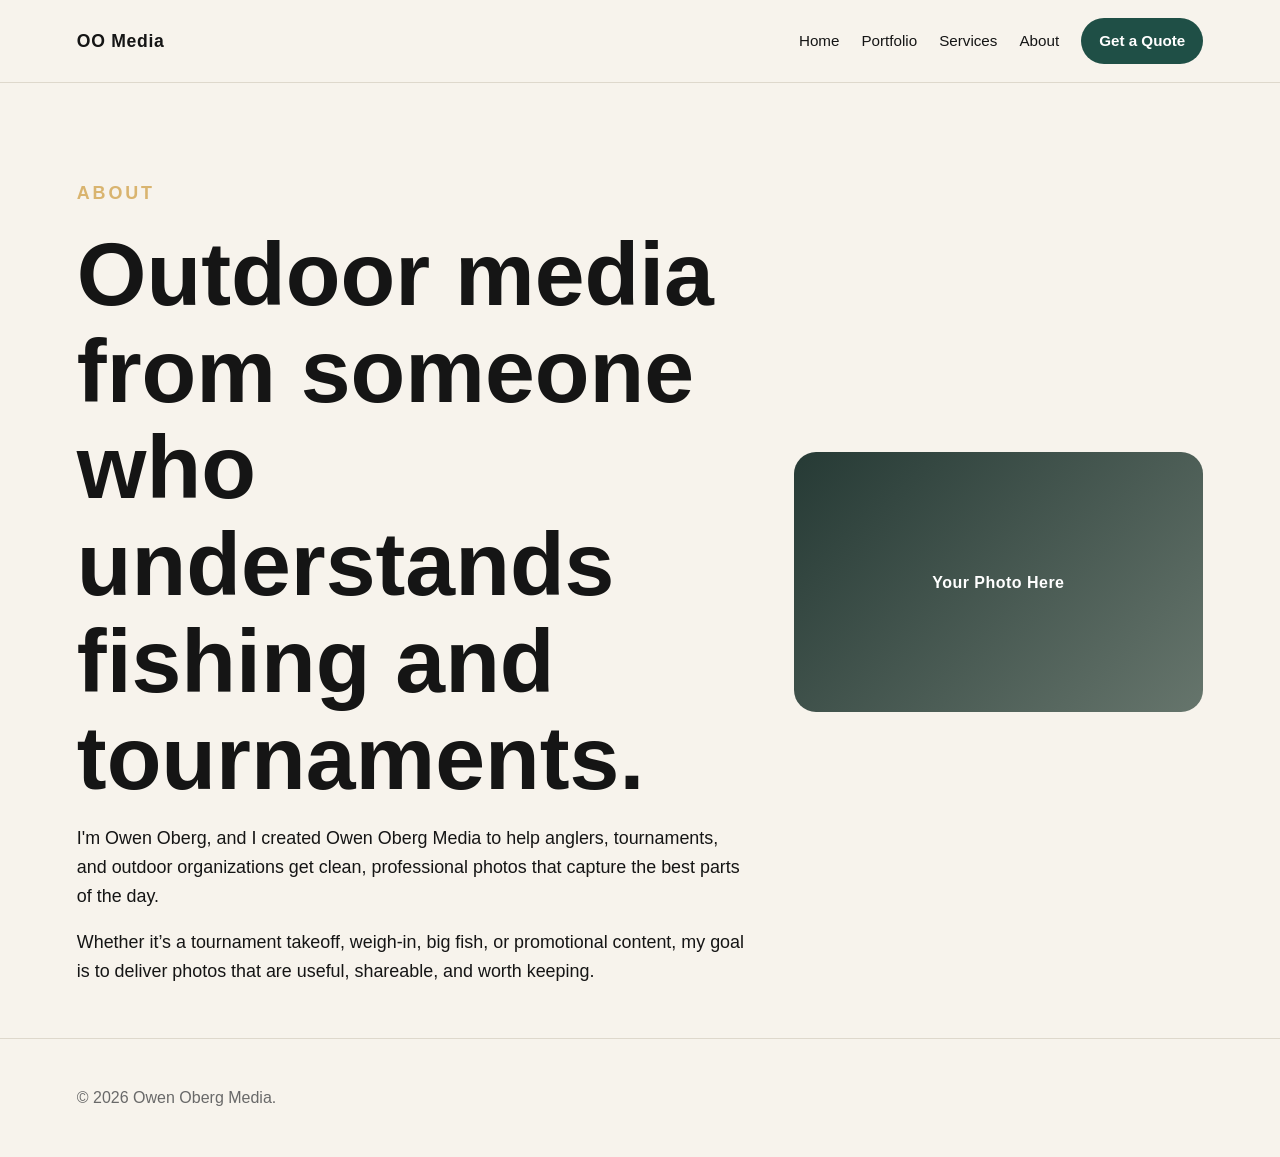
<file: about.html>
<!DOCTYPE html>
<html lang="en">
<head>
  <meta charset="UTF-8" />
  <meta name="viewport" content="width=device-width, initial-scale=1.0" />
  <title>About | Owen Oberg Media</title>
  <link rel="stylesheet" href="css/style.css" />
</head>
<body>
  <header class="site-header">
    <a class="logo" href="index.html">OO Media</a>
    <nav>
      <a href="index.html">Home</a>
      <a href="portfolio.html">Portfolio</a>
      <a href="services.html">Services</a>
      <a href="about.html">About</a>
      <a class="nav-button" href="contact.html">Get a Quote</a>
    </nav>
  </header>

  <main class="page">
    <section class="page-hero split">
      <div>
        <p class="eyebrow">About</p>
        <h1>Outdoor media from someone who understands fishing and tournaments.</h1>
        <p>I'm Owen Oberg, and I created Owen Oberg Media to help anglers, tournaments, and outdoor organizations get clean, professional photos that capture the best parts of the day.</p>
        <p>Whether it’s a tournament takeoff, weigh-in, big fish, or promotional content, my goal is to deliver photos that are useful, shareable, and worth keeping.</p>
      </div>
      <div class="portrait-placeholder">Your Photo Here</div>
    </section>
  </main>

  <footer><p>© <span id="year"></span> Owen Oberg Media.</p></footer>
  <script src="js/main.js"></script>
</body>
</html>
</file>
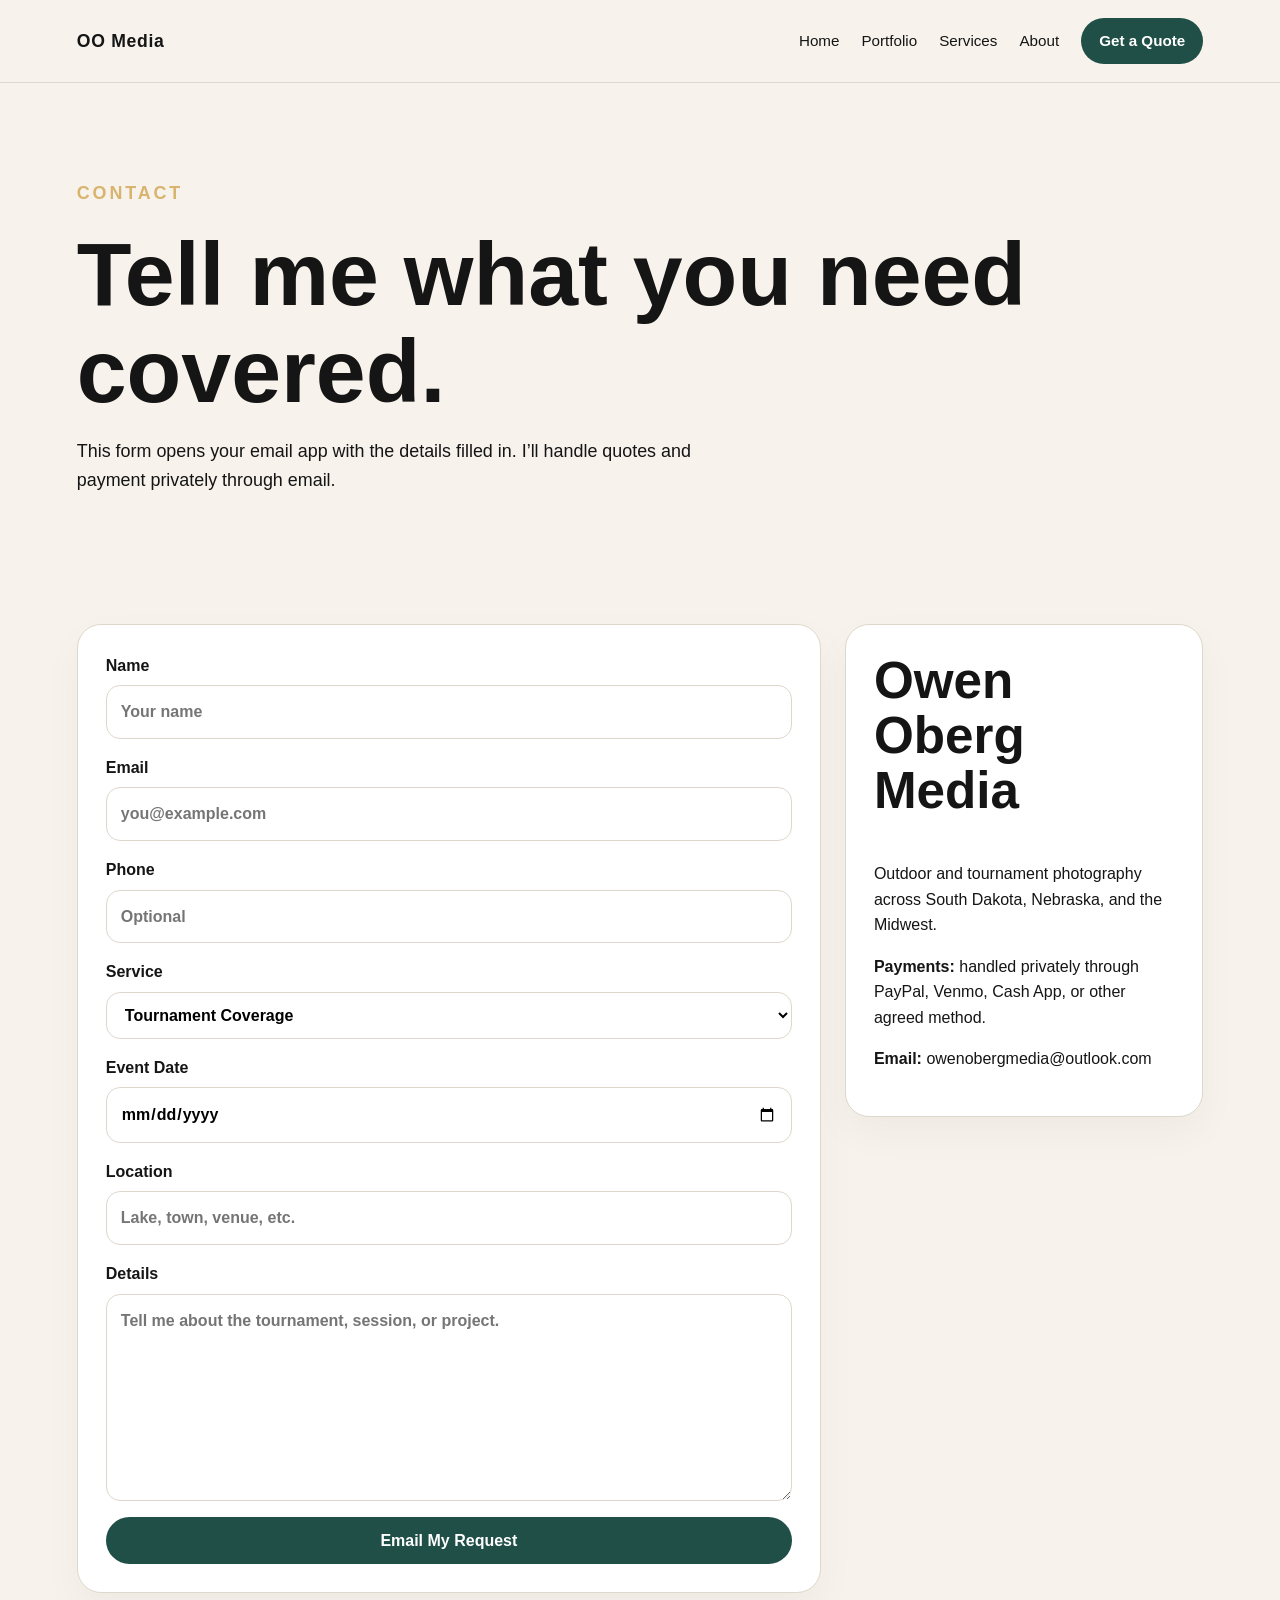
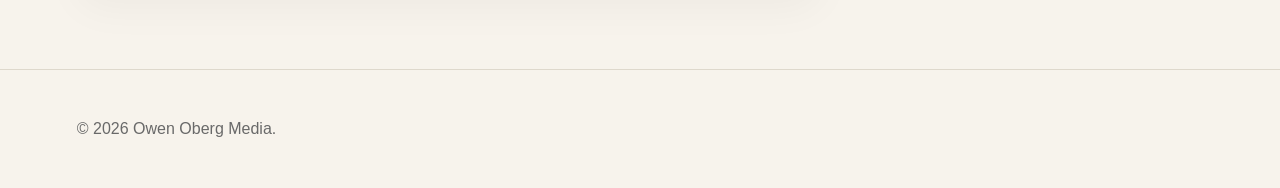
<file: contact.html>
<!DOCTYPE html>
<html lang="en">
<head>
  <meta charset="UTF-8" />
  <meta name="viewport" content="width=device-width, initial-scale=1.0" />
  <title>Get a Quote | Owen Oberg Media</title>
  <link rel="stylesheet" href="css/style.css" />
</head>
<body>
  <header class="site-header">
    <a class="logo" href="index.html">OO Media</a>
    <nav>
      <a href="index.html">Home</a>
      <a href="portfolio.html">Portfolio</a>
      <a href="services.html">Services</a>
      <a href="about.html">About</a>
      <a class="nav-button" href="contact.html">Get a Quote</a>
    </nav>
  </header>

  <main class="page">
    <section class="page-hero">
      <p class="eyebrow">Contact</p>
      <h1>Tell me what you need covered.</h1>
      <p>This form opens your email app with the details filled in. I’ll handle quotes and payment privately through email.</p>
    </section>

    <section class="section contact-section">
      <form id="quoteForm" class="contact-form">
        <label>Name
          <input type="text" id="name" required placeholder="Your name" />
        </label>

        <label>Email
          <input type="email" id="email" required placeholder="you@example.com" />
        </label>

        <label>Phone
          <input type="tel" id="phone" placeholder="Optional" />
        </label>

        <label>Service
          <select id="service">
            <option>Tournament Coverage</option>
            <option>Angler Session</option>
            <option>Outdoor/Event Media</option>
            <option>Other</option>
          </select>
        </label>

        <label>Event Date
          <input type="date" id="date" />
        </label>

        <label>Location
          <input type="text" id="location" placeholder="Lake, town, venue, etc." />
        </label>

        <label>Details
          <textarea id="details" rows="7" placeholder="Tell me about the tournament, session, or project."></textarea>
        </label>

        <button class="button primary" type="submit">Email My Request</button>
      </form>

      <aside class="contact-card">
        <h2>Owen Oberg Media</h2>
        <p>Outdoor and tournament photography across South Dakota, Nebraska, and the Midwest.</p>
        <p><strong>Payments:</strong> handled privately through PayPal, Venmo, Cash App, or other agreed method.</p>
        <p><strong>Email:</strong> <span id="displayEmail">owenobergmedia@outlook.com</span></p>
      </aside>
    </section>
  </main>

  <footer><p>© <span id="year"></span> Owen Oberg Media.</p></footer>
  <script src="js/main.js"></script>
</body>
</html>
</file>
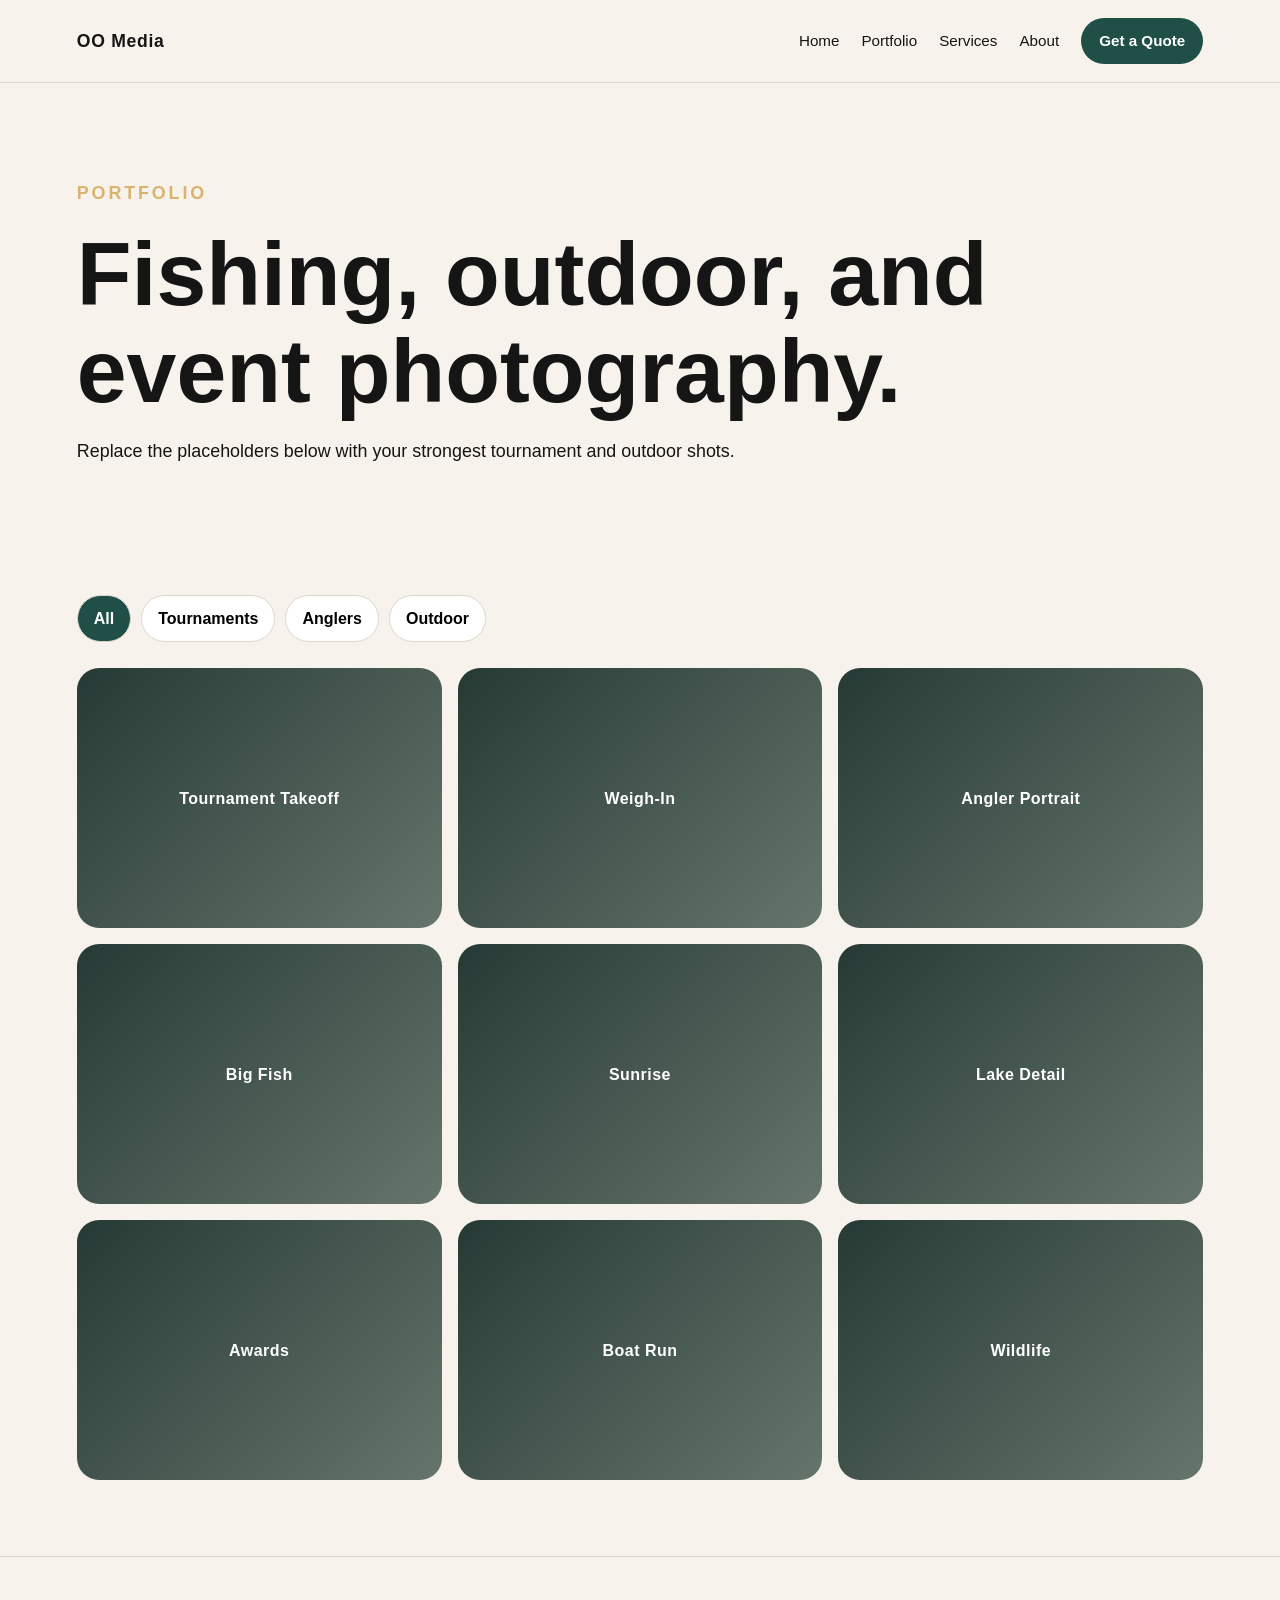
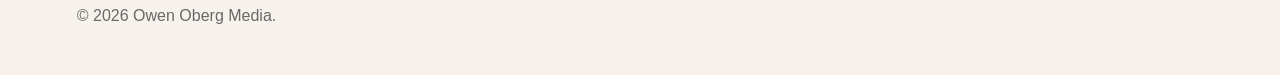
<file: portfolio.html>
<!DOCTYPE html>
<html lang="en">
<head>
  <meta charset="UTF-8" />
  <meta name="viewport" content="width=device-width, initial-scale=1.0" />
  <title>Portfolio | Owen Oberg Media</title>
  <link rel="stylesheet" href="css/style.css" />
</head>
<body>
  <header class="site-header">
    <a class="logo" href="index.html">OO Media</a>
    <nav>
      <a href="index.html">Home</a>
      <a href="portfolio.html">Portfolio</a>
      <a href="services.html">Services</a>
      <a href="about.html">About</a>
      <a class="nav-button" href="contact.html">Get a Quote</a>
    </nav>
  </header>

  <main class="page">
    <section class="page-hero">
      <p class="eyebrow">Portfolio</p>
      <h1>Fishing, outdoor, and event photography.</h1>
      <p>Replace the placeholders below with your strongest tournament and outdoor shots.</p>
    </section>

    <section class="section">
      <div class="filter-row">
        <button class="filter active" data-filter="all">All</button>
        <button class="filter" data-filter="tournament">Tournaments</button>
        <button class="filter" data-filter="angler">Anglers</button>
        <button class="filter" data-filter="outdoor">Outdoor</button>
      </div>

      <div class="gallery-grid portfolio-gallery">
        <div class="photo-placeholder" data-category="tournament">Tournament Takeoff</div>
        <div class="photo-placeholder" data-category="tournament">Weigh-In</div>
        <div class="photo-placeholder" data-category="angler">Angler Portrait</div>
        <div class="photo-placeholder" data-category="angler">Big Fish</div>
        <div class="photo-placeholder" data-category="outdoor">Sunrise</div>
        <div class="photo-placeholder" data-category="outdoor">Lake Detail</div>
        <div class="photo-placeholder" data-category="tournament">Awards</div>
        <div class="photo-placeholder" data-category="angler">Boat Run</div>
        <div class="photo-placeholder" data-category="outdoor">Wildlife</div>
      </div>
    </section>
  </main>

  <footer><p>© <span id="year"></span> Owen Oberg Media.</p></footer>
  <script src="js/main.js"></script>
</body>
</html>
</file>
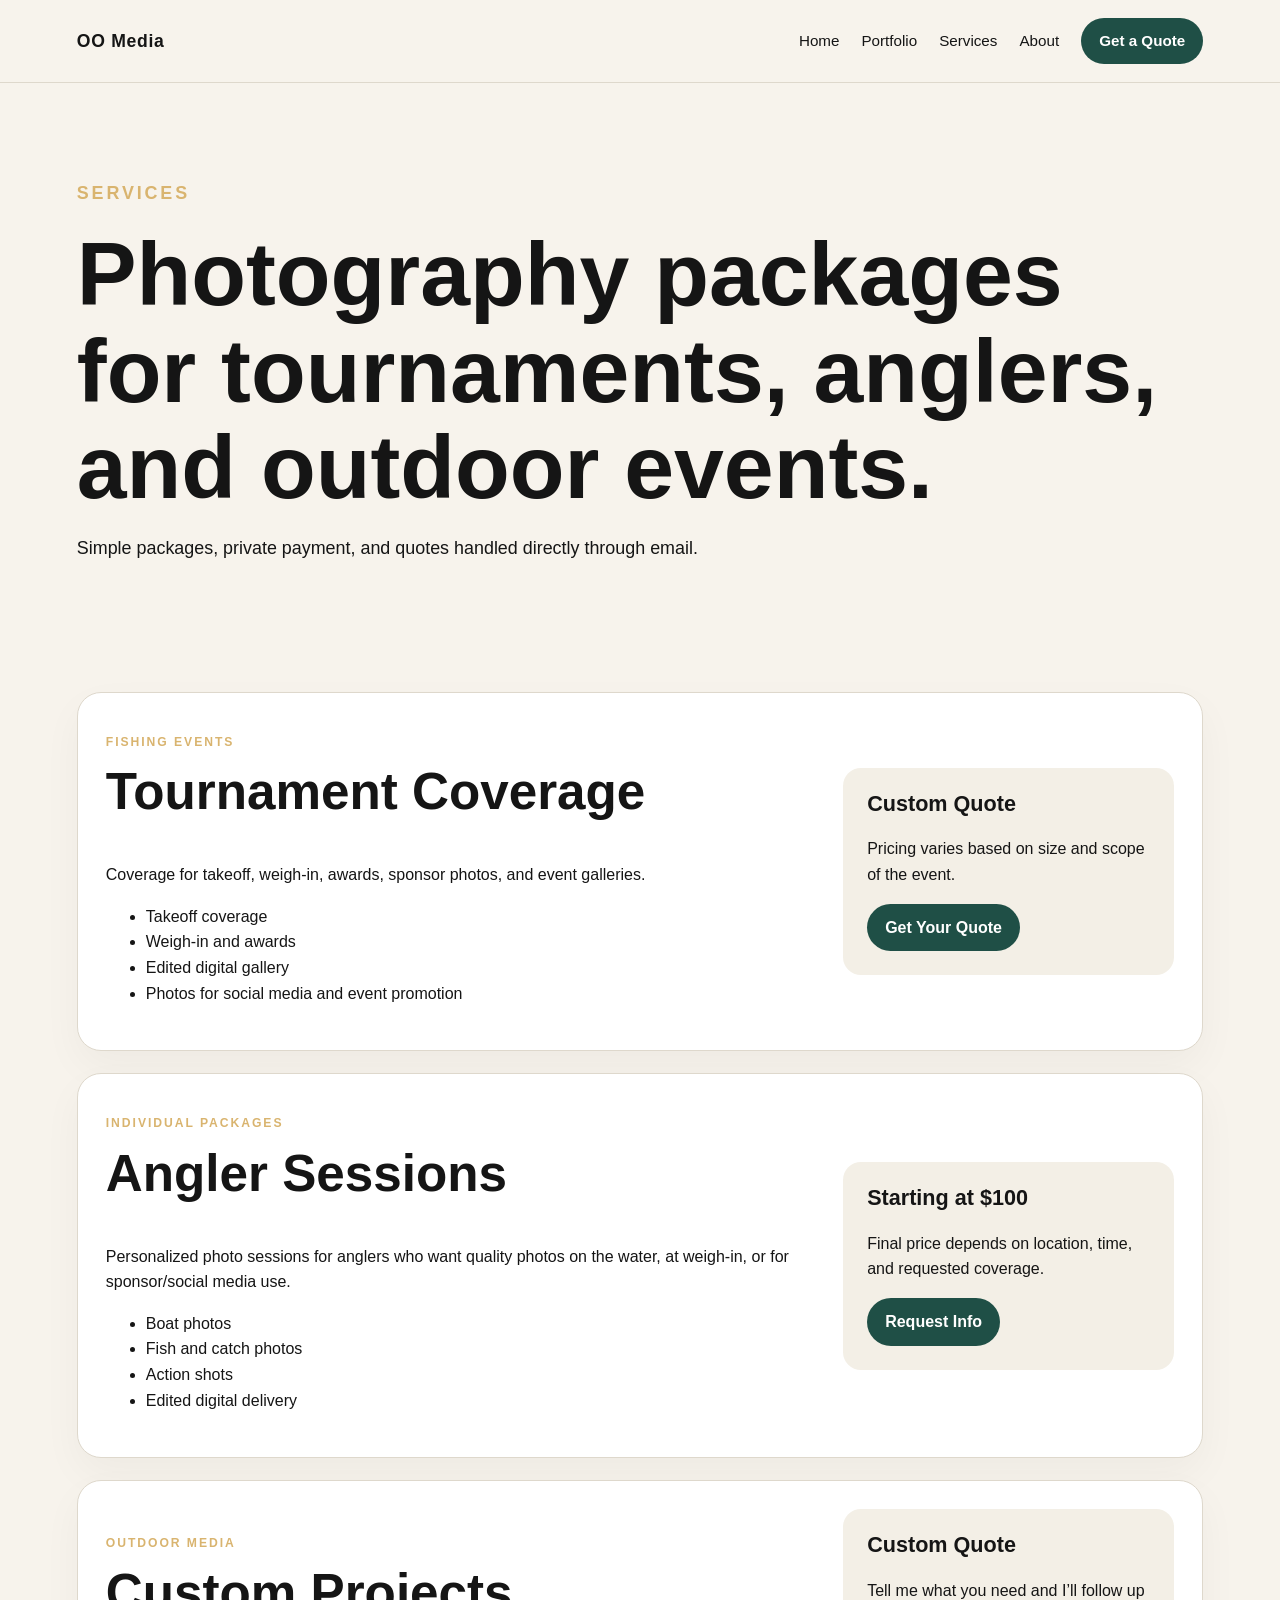
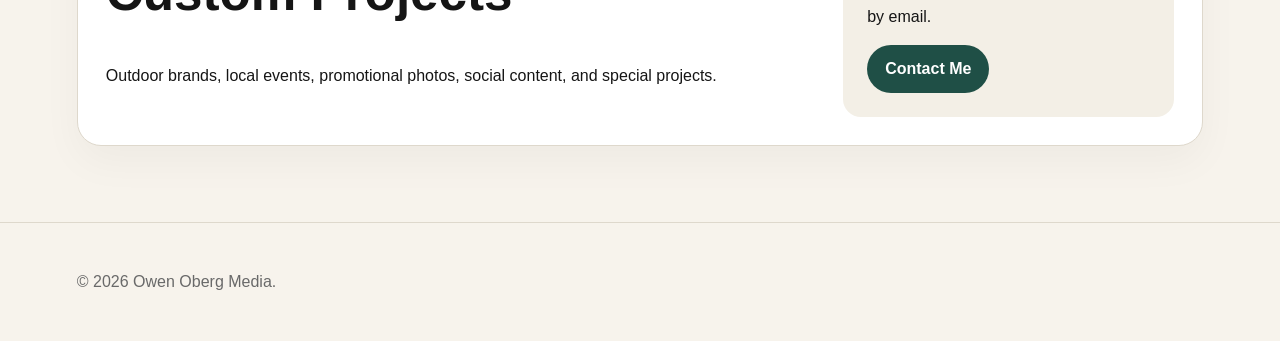
<file: services.html>
<!DOCTYPE html>
<html lang="en">
<head>
  <meta charset="UTF-8" />
  <meta name="viewport" content="width=device-width, initial-scale=1.0" />
  <title>Services | Owen Oberg Media</title>
  <link rel="stylesheet" href="css/style.css" />
</head>
<body>
  <header class="site-header">
    <a class="logo" href="index.html">OO Media</a>
    <nav>
      <a href="index.html">Home</a>
      <a href="portfolio.html">Portfolio</a>
      <a href="services.html">Services</a>
      <a href="about.html">About</a>
      <a class="nav-button" href="contact.html">Get a Quote</a>
    </nav>
  </header>

  <main class="page">
    <section class="page-hero">
      <p class="eyebrow">Services</p>
      <h1>Photography packages for tournaments, anglers, and outdoor events.</h1>
      <p>Simple packages, private payment, and quotes handled directly through email.</p>
    </section>

    <section class="section service-list">
      <article class="service-card" id="tournaments">
        <div>
          <p class="eyebrow">Fishing Events</p>
          <h2>Tournament Coverage</h2>
          <p>Coverage for takeoff, weigh-in, awards, sponsor photos, and event galleries.</p>
          <ul>
            <li>Takeoff coverage</li>
            <li>Weigh-in and awards</li>
            <li>Edited digital gallery</li>
            <li>Photos for social media and event promotion</li>
          </ul>
        </div>
        <div class="price-box">
          <h3>Custom Quote</h3>
          <p>Pricing varies based on size and scope of the event.</p>
          <a class="button primary" href="contact.html?service=Tournament%20Coverage">Get Your Quote</a>
        </div>
      </article>

      <article class="service-card" id="anglers">
        <div>
          <p class="eyebrow">Individual Packages</p>
          <h2>Angler Sessions</h2>
          <p>Personalized photo sessions for anglers who want quality photos on the water, at weigh-in, or for sponsor/social media use.</p>
          <ul>
            <li>Boat photos</li>
            <li>Fish and catch photos</li>
            <li>Action shots</li>
            <li>Edited digital delivery</li>
          </ul>
        </div>
        <div class="price-box">
          <h3>Starting at $100</h3>
          <p>Final price depends on location, time, and requested coverage.</p>
          <a class="button primary" href="contact.html?service=Angler%20Session">Request Info</a>
        </div>
      </article>

      <article class="service-card" id="custom">
        <div>
          <p class="eyebrow">Outdoor Media</p>
          <h2>Custom Projects</h2>
          <p>Outdoor brands, local events, promotional photos, social content, and special projects.</p>
        </div>
        <div class="price-box">
          <h3>Custom Quote</h3>
          <p>Tell me what you need and I’ll follow up by email.</p>
          <a class="button primary" href="contact.html?service=Custom%20Project">Contact Me</a>
        </div>
      </article>
    </section>
  </main>

  <footer><p>© <span id="year"></span> Owen Oberg Media.</p></footer>
  <script src="js/main.js"></script>
</body>
</html>
</file>
<file: css/style.css>
:root {
  --bg: #f7f3ec;
  --text: #151515;
  --muted: #696969;
  --dark: #101817;
  --card: #ffffff;
  --accent: #1f4f46;
  --accent-2: #d9b46f;
  --border: #ded8cc;
}

* { box-sizing: border-box; }

body {
  margin: 0;
  font-family: Arial, Helvetica, sans-serif;
  color: var(--text);
  background: var(--bg);
  line-height: 1.6;
}

a { color: inherit; text-decoration: none; }

.site-header {
  position: sticky;
  top: 0;
  z-index: 10;
  display: flex;
  justify-content: space-between;
  align-items: center;
  gap: 24px;
  padding: 18px 6vw;
  background: rgba(247, 243, 236, 0.94);
  border-bottom: 1px solid var(--border);
  backdrop-filter: blur(10px);
}

.logo {
  font-weight: 800;
  letter-spacing: 0.04em;
  font-size: 1.1rem;
}

nav {
  display: flex;
  align-items: center;
  gap: 22px;
  font-size: 0.95rem;
}

.nav-button, .button {
  display: inline-block;
  border-radius: 999px;
  padding: 11px 18px;
  font-weight: 700;
}

.nav-button, .button.primary {
  background: var(--accent);
  color: white;
}

.button.secondary {
  border: 1px solid rgba(255,255,255,0.7);
  color: white;
}

.hero {
  position: relative;
  min-height: 76vh;
  display: flex;
  align-items: center;
  padding: 7vw 6vw;
  color: white;
  background:
    linear-gradient(120deg, rgba(7,16,14,0.8), rgba(7,16,14,0.3)),
    url('../images/hero.jpg');
  background-size: cover;
  background-position: center;
}

.hero-content {
  position: relative;
  max-width: 760px;
}

.eyebrow {
  text-transform: uppercase;
  letter-spacing: 0.16em;
  font-size: 0.76rem;
  font-weight: 800;
  color: var(--accent-2);
}

h1, h2, h3 { line-height: 1.08; margin-top: 0; }
h1 { font-size: clamp(2.6rem, 7vw, 5.8rem); margin-bottom: 18px; }
h2 { font-size: clamp(2rem, 4vw, 3.25rem); }
h3 { font-size: 1.35rem; }

.hero p:not(.eyebrow), .page-hero p {
  font-size: 1.12rem;
  max-width: 670px;
}

.button-row {
  display: flex;
  gap: 14px;
  flex-wrap: wrap;
  margin-top: 26px;
}

.section {
  padding: 76px 6vw;
}

.section-heading {
  max-width: 760px;
  margin-bottom: 32px;
}

.cards.three {
  display: grid;
  grid-template-columns: repeat(3, 1fr);
  gap: 22px;
}

.card, .service-card, .contact-card, .contact-form {
  background: var(--card);
  border: 1px solid var(--border);
  border-radius: 24px;
  padding: 28px;
  box-shadow: 0 16px 40px rgba(0,0,0,0.04);
}

.card a { color: var(--accent); font-weight: 800; }

.dark {
  background: var(--dark);
  color: white;
}

.gallery-grid {
  display: grid;
  grid-template-columns: repeat(3, 1fr);
  gap: 16px;
}

.photo-placeholder, .portrait-placeholder {
  min-height: 260px;
  border-radius: 22px;
  display: grid;
  place-items: center;
  background: linear-gradient(135deg, #263a35, #66756c);
  color: white;
  font-weight: 800;
  letter-spacing: 0.03em;
  text-align: center;
  padding: 20px;
}

.center { text-align: center; margin-top: 34px; }

.cta {
  text-align: center;
  max-width: 900px;
  margin: 0 auto;
}

footer {
  padding: 30px 6vw;
  border-top: 1px solid var(--border);
  color: var(--muted);
}

.page-hero {
  padding: 78px 6vw 35px;
}

.page-hero.split {
  display: grid;
  grid-template-columns: 1.25fr 0.75fr;
  gap: 34px;
  align-items: center;
}

.service-list {
  display: grid;
  gap: 22px;
}

.service-card {
  display: grid;
  grid-template-columns: 1.5fr 0.7fr;
  gap: 28px;
  align-items: center;
}

.price-box {
  background: #f3efe6;
  border-radius: 18px;
  padding: 24px;
}

.contact-section {
  display: grid;
  grid-template-columns: 1.35fr 0.65fr;
  gap: 24px;
  align-items: start;
}

.contact-form {
  display: grid;
  gap: 16px;
}

label {
  display: grid;
  gap: 7px;
  font-weight: 800;
}

input, select, textarea {
  width: 100%;
  border: 1px solid var(--border);
  border-radius: 14px;
  padding: 13px 14px;
  font: inherit;
  background: #fff;
}

button { border: 0; cursor: pointer; font: inherit; }

.filter-row {
  display: flex;
  gap: 10px;
  flex-wrap: wrap;
  margin-bottom: 26px;
}

.filter {
  border: 1px solid var(--border);
  border-radius: 999px;
  padding: 10px 16px;
  background: white;
  font-weight: 800;
}

.filter.active {
  background: var(--accent);
  color: white;
}

@media (max-width: 850px) {
  .site-header { align-items: flex-start; flex-direction: column; }
  nav { flex-wrap: wrap; gap: 12px; }
  .cards.three, .gallery-grid, .service-card, .contact-section, .page-hero.split {
    grid-template-columns: 1fr;
  }
  .hero { min-height: 68vh; }
}
</file>
